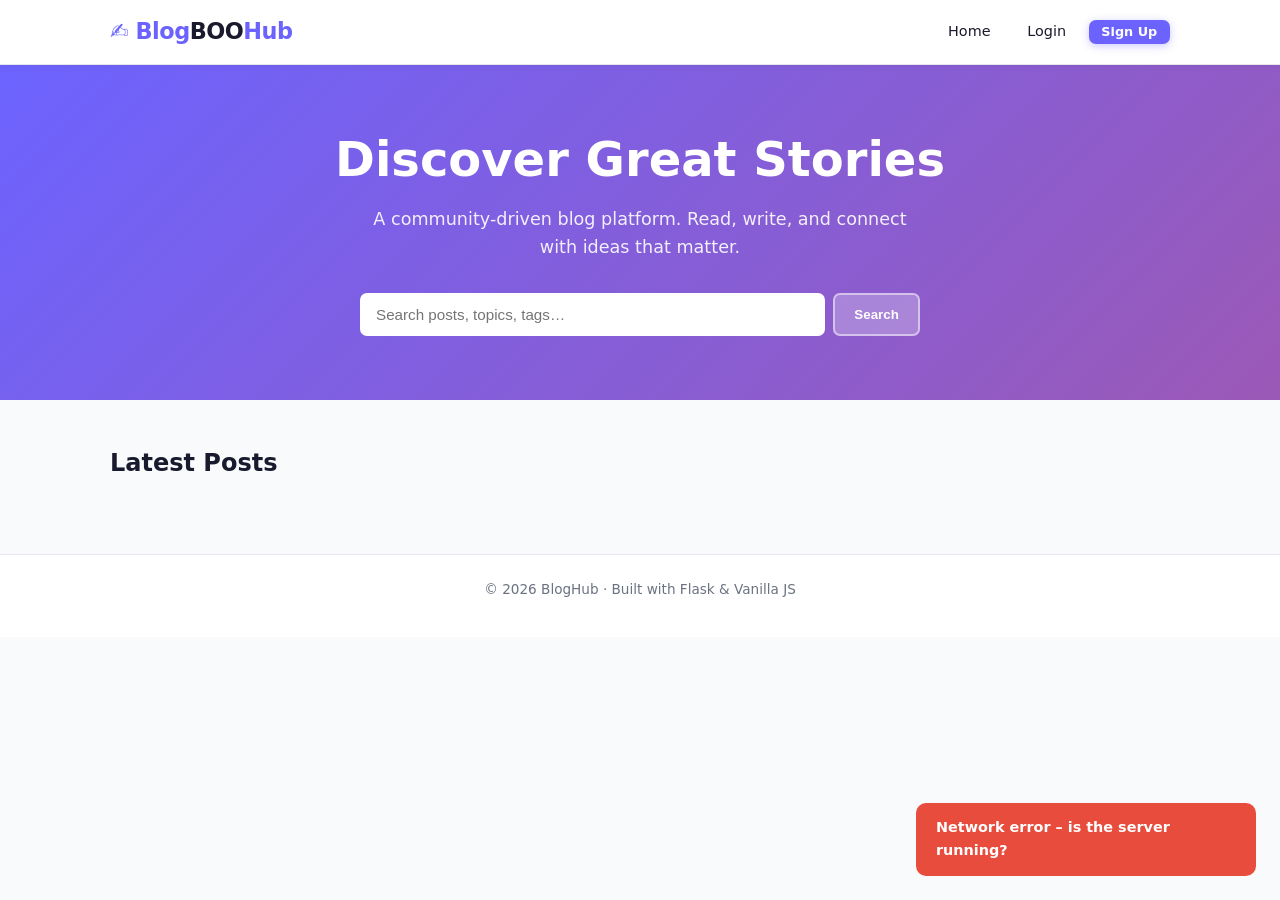
<file: frontend/index.html>
<!DOCTYPE html>
<html lang="en">
<head>
  <meta charset="UTF-8"/>
  <meta name="viewport" content="width=device-width, initial-scale=1"/>
  <title>BlogHub – Read &amp; Write</title>
  <link rel="stylesheet" href="css/style.css"/>
</head>
<body>

<div id="navbar"></div>

<!-- Hero -->
<section class="hero">
  <div class="container">
    <h1>Discover Great Stories</h1>
    <p>A community-driven blog platform. Read, write, and connect with ideas that matter.</p>
    <div class="search-bar">
      <input type="text" id="searchInput" placeholder="Search posts, topics, tags…" autocomplete="off"/>
      <button onclick="handleSearch()">Search</button>
    </div>
  </div>
</section>

<main>
  <div class="container">
    <section class="section">

      <div class="section-header">
        <h2 class="section-title" id="sectionTitle">Latest Posts</h2>
        <div id="resultMeta" class="text-muted"></div>
      </div>

      <div id="loading" class="loading-wrap">
        <div class="spinner"></div>
        <p>Loading posts…</p>
      </div>

      <div id="postGrid" class="post-grid hidden"></div>

      <div id="emptyState" class="empty-state hidden">
        <h3>No posts found</h3>
        <p>Try a different search term or be the first to write!</p>
        <a href="create-post.html" class="btn btn-primary mt-2">Write a Post</a>
      </div>

      <div id="pagination" class="pagination hidden"></div>

    </section>
  </div>
</main>

<footer><p>&copy; 2026 BlogHub · Built with Flask &amp; Vanilla JS</p></footer>
<div id="toast"></div>

<script src="js/api.js"></script>
<script>
  let currentPage = 1;
  let currentSearch = "";
  let currentTag = "";

  document.addEventListener("DOMContentLoaded", () => {
    renderNavbar();
    const params = new URLSearchParams(window.location.search);
    currentTag    = params.get("tag")    || "";
    currentSearch = params.get("search") || "";
    if (currentSearch) document.getElementById("searchInput").value = currentSearch;
    loadPosts();
    document.getElementById("searchInput").addEventListener("keydown", e => { if (e.key === "Enter") handleSearch(); });
  });

  async function loadPosts(page = 1) {
    currentPage = page;
    showLoading(true);

    const params = new URLSearchParams({ page, per_page: 6 });
    if (currentSearch) params.append("search", currentSearch);
    if (currentTag)    params.append("tag",    currentTag);

    const { ok, data } = await apiRequest(`/posts?${params}`);
    showLoading(false);

    if (!ok) { showToast(data.error || "Failed to load posts", "error"); return; }
    renderPosts(data);
    renderPagination(data);
    updateHeader(data);
  }
  
  function renderPosts({ posts }) {
    const grid  = document.getElementById("postGrid");
    const empty = document.getElementById("emptyState");

    if (!posts.length) {
      grid.classList.add("hidden");
      empty.classList.remove("hidden");
      return;
    }
    empty.classList.add("hidden");
    grid.classList.remove("hidden");

    grid.innerHTML = posts.map(post => `
      <article class="card">

        <div class="card-body">
          <div class="card-meta">
            <span>✍️ ${escapeHtml(post.author)}</span>
            <span>📅 ${formatRelative(post.created_at)}</span>
          </div>
          <h2 class="card-title">
            <a href="post.html?id=${post.id}">${escapeHtml(post.title)}</a>
          </h2>
          <p class="card-summary">${escapeHtml(post.summary)}</p>
          <div class="mb-2">
            ${(post.tags || []).map(t => `<span class="tag" onclick="filterByTag('${escapeHtml(t)}')">${escapeHtml(t)}</span>`).join("")}
          </div>
        </div>

        <div class="card-footer">
          <div class="flex gap-2">
            <span class="stat-chip">
              <svg viewBox="0 0 24 24" fill="none" stroke="currentColor" stroke-width="2"><path d="M20.84 4.61a5.5 5.5 0 0 0-7.78 0L12 5.67l-1.06-1.06a5.5 5.5 0 0 0-7.78 7.78l1.06 1.06L12 21.23l7.78-7.78 1.06-1.06a5.5 5.5 0 0 0 0-7.78z"/></svg>
              ${post.like_count}
            </span>
            <span class="stat-chip">
              <svg viewBox="0 0 24 24" fill="none" stroke="currentColor" stroke-width="2"><path d="M21 15a2 2 0 0 1-2 2H7l-4 4V5a2 2 0 0 1 2-2h14a2 2 0 0 1 2 2z"/></svg>
              ${post.comment_count}
            </span>
          </div>
          <a href="post.html?id=${post.id}" class="btn btn-outline btn-sm">Read →</a>
        </div>
      </article>
    `).join("");
  }

  function renderPagination({ pages, current_page, has_prev, has_next }) {
    const el = document.getElementById("pagination");
    if (pages <= 1) { el.classList.add("hidden"); return; }
    el.classList.remove("hidden");
    let html = `<button class="page-btn" onclick="loadPosts(${current_page - 1})" ${!has_prev ? "disabled" : ""}>‹ Prev</button>`;
    for (let i = 1; i <= pages; i++) html += `<button class="page-btn ${i === current_page ? "active" : ""}" onclick="loadPosts(${i})">${i}</button>`;
    html += `<button class="page-btn" onclick="loadPosts(${current_page + 1})" ${!has_next ? "disabled" : ""}>Next ›</button>`;
    el.innerHTML = html;
  }

  function updateHeader({ total }) {
    const title = document.getElementById("sectionTitle");
    const meta  = document.getElementById("resultMeta");
    if (currentSearch) { title.textContent = `Search: "${currentSearch}"`; meta.textContent = `${total} result${total !== 1 ? "s" : ""} found`; }
    else if (currentTag) { title.textContent = `Tag: #${currentTag}`; meta.textContent = `${total} post${total !== 1 ? "s" : ""}`; }
    else { title.textContent = "Latest Posts"; meta.textContent = `${total} post${total !== 1 ? "s" : ""}`; }
  }

  function handleSearch() {
    currentSearch = document.getElementById("searchInput").value.trim();
    currentTag = "";
    loadPosts(1);
  }

  function filterByTag(tag) {
    currentTag = tag; currentSearch = "";
    document.getElementById("searchInput").value = "";
    loadPosts(1);
  }

  function showLoading(show) {
    document.getElementById("loading").classList.toggle("hidden", !show);
    if (show) {
      document.getElementById("postGrid").classList.add("hidden");
      document.getElementById("emptyState").classList.add("hidden");
      document.getElementById("pagination").classList.add("hidden");
    }
  }
</script>
</body>
</html>
</file>
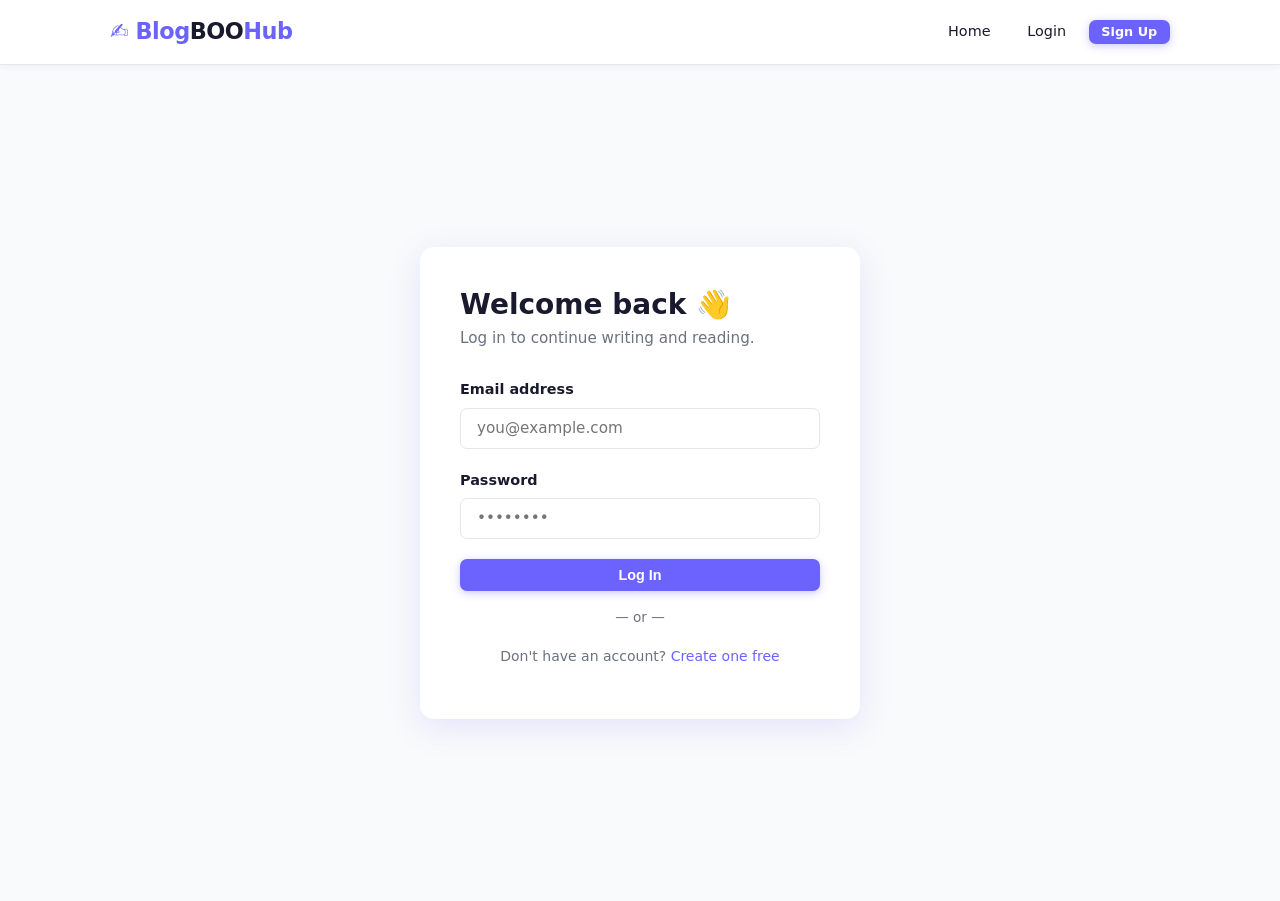
<file: frontend/create-post.html>
<!DOCTYPE html>
<html lang="en">
<head>
  <meta charset="UTF-8"/>
  <meta name="viewport" content="width=device-width, initial-scale=1"/>
  <title>Write – BlogHub</title>
  <link rel="stylesheet" href="css/style.css"/>
</head>
<body>
<div id="navbar"></div>

<div class="post-form-wrapper">
  <h1 class="post-form-title" id="pageTitle">✍️ Write a New Post</h1>
  <div id="alert" class="hidden"></div>

  <!-- Title -->
  <div class="form-group">
    <label class="form-label" for="title">Post Title *</label>
    <input class="form-control" id="title" type="text" placeholder="An interesting title draws readers in…" maxlength="200"/>
    <small class="text-muted"><span id="titleCount">0</span>/200 characters</small>
  </div>

  <!-- Summary -->
  <div class="form-group">
    <label class="form-label" for="summary">Short Summary <span class="text-muted">(optional)</span></label>
    <textarea class="form-control" id="summary" rows="2" placeholder="A brief description shown on the home page cards…" maxlength="500" style="min-height:70px"></textarea>
  </div>

  <!-- Content -->
  <div class="form-group">
    <label class="form-label" for="content">Content *</label>
    <textarea class="form-control" id="content" rows="16"
              placeholder="Write your post here… Use double line breaks to separate paragraphs."
              style="min-height:320px; font-family:'Georgia',serif; font-size:1rem; line-height:1.75"></textarea>
    <small class="text-muted"><span id="wordCount">0</span> words</small>
  </div>

  <!-- Tags -->
  <div class="form-group">
    <label class="form-label" for="tags">Tags <span class="text-muted">(comma-separated, e.g. python, web, tutorial)</span></label>
    <input class="form-control" id="tags" type="text" placeholder="python, flask, tutorial" maxlength="200"/>
  </div>

  <!-- Buttons -->
  <div style="display:flex; gap:.75rem; flex-wrap:wrap; margin-top:1rem">
    <button class="btn btn-primary btn-lg" id="submitBtn" onclick="handleSubmit()">🚀 Publish Post</button>
    <a href="index.html" class="btn btn-ghost btn-lg">Cancel</a>
  </div>
</div>

<footer><p>&copy; 2026 BlogHub</p></footer>
<div id="toast"></div>
<script src="js/api.js"></script>
<script>
  let editMode    = false;
  let editPostId  = null;
  let uploadedImageUrl = "";   // stores the URL after successful upload

  // ── Init ──────────────────────────────────────────────────────────────
  document.addEventListener("DOMContentLoaded", async () => {
    renderNavbar();
    if (!requireAuth()) return;

    const params = new URLSearchParams(window.location.search);
    editPostId = params.get("edit");

    if (editPostId) {
      editMode = true;
      document.getElementById("pageTitle").textContent    = "✏️ Edit Post";
      document.getElementById("submitBtn").textContent    = "💾 Save Changes";
      await loadPostForEdit(editPostId);
    }

    // Live counters
    document.getElementById("title").addEventListener("input", () => {
      document.getElementById("titleCount").textContent = document.getElementById("title").value.length;
    });
    document.getElementById("content").addEventListener("input", () => {
      const words = document.getElementById("content").value.trim().split(/\s+/).filter(Boolean).length;
      document.getElementById("wordCount").textContent = words;
    });
  });

  // ── Load post for editing ─────────────────────────────────────────────
  async function loadPostForEdit(id) {
    const { ok, data } = await apiRequest(`/posts/${id}`);
    if (!ok) { showAlert("Could not load post.", "error"); return; }
    const post = data.post;
    const currentUser = Auth.getUser();
    if (currentUser.id !== post.author_id) { showAlert("You are not authorized to edit this post.", "error"); document.getElementById("submitBtn").disabled = true; return; }

    document.getElementById("title").value   = post.title;
    document.getElementById("content").value = post.content;
    document.getElementById("summary").value = post.summary || "";
    document.getElementById("tags").value    = (post.tags || []).join(", ");
    document.getElementById("titleCount").textContent = post.title.length;
    document.getElementById("wordCount").textContent  = post.content.trim().split(/\s+/).filter(Boolean).length;

    // Pre-fill existing image
    if (post.image_url) {
      uploadedImageUrl = post.image_url;
      document.getElementById("imagePreview").src = post.image_url;
      document.getElementById("uploadArea").classList.add("hidden");
      document.getElementById("previewWrap").classList.remove("hidden");
    }
  }

  // ── Image select & upload ─────────────────────────────────────────────
  async function handleImageSelect(event) {
    const file = event.target.files[0];
    if (!file) return;

    // Show instant local preview
    const reader = new FileReader();
    reader.onload = (e) => {
      document.getElementById("imagePreview").src = e.target.result;
      document.getElementById("uploadArea").classList.add("hidden");
      document.getElementById("previewWrap").classList.remove("hidden");
    };
    reader.readAsDataURL(file);

    // Upload to server
    const status = document.getElementById("uploadStatus");
    status.innerHTML = '<span style="color:var(--primary)">⏳ Uploading image…</span>';

    const formData = new FormData();
    formData.append("image", file);

    try {
      const res  = await fetch(`${API_BASE}/upload`, {
        method: "POST",
        headers: { "Authorization": `Bearer ${Auth.getToken()}` },
        body: formData   // No Content-Type header — browser sets it automatically for FormData
      });
      const data = await res.json();

      if (res.ok) {
        uploadedImageUrl = data.image_url;
        status.innerHTML = '<span style="color:var(--success)">✅ Image uploaded successfully!</span>';
      } else {
        status.innerHTML = `<span style="color:var(--danger)">❌ ${data.error}</span>`;
        removeImage();
      }
    } catch (err) {
      status.innerHTML = '<span style="color:var(--danger)">❌ Upload failed — is the server running?</span>';
      removeImage();
    }
  }

  // ── Remove image ──────────────────────────────────────────────────────
  function removeImage() {
    uploadedImageUrl = "";
    document.getElementById("imageInput").value       = "";
    document.getElementById("imagePreview").src       = "";
    document.getElementById("uploadStatus").innerHTML = "";
    document.getElementById("previewWrap").classList.add("hidden");
    document.getElementById("uploadArea").classList.remove("hidden");
  }

  // ── Submit (create or update) ─────────────────────────────────────────
  async function handleSubmit() {
    const title   = document.getElementById("title").value.trim();
    const content = document.getElementById("content").value.trim();
    const summary = document.getElementById("summary").value.trim();
    const tags    = document.getElementById("tags").value.trim();
    const btn     = document.getElementById("submitBtn");

    if (!title)              { showAlert("Title is required.", "error"); document.getElementById("title").focus(); return; }
    if (content.length < 10) { showAlert("Content must be at least 10 characters.", "error"); document.getElementById("content").focus(); return; }

    btn.disabled    = true;
    btn.textContent = editMode ? "Saving…" : "Publishing…";
    clearAlert();

    const payload = { title, content, summary, tags, image_url: uploadedImageUrl };

    const response = editMode
      ? await apiRequest(`/posts/${editPostId}`, "PUT",  payload)
      : await apiRequest("/posts",               "POST", payload);

    btn.disabled    = false;
    btn.textContent = editMode ? "💾 Save Changes" : "🚀 Publish Post";

    const { ok, data } = response;
    if (ok) {
      showToast(editMode ? "Post updated!" : "Post published! 🎉", "success");
      setTimeout(() => { window.location.href = `post.html?id=${data.post.id}`; }, 900);
    } else {
      showAlert(data.error || "Something went wrong. Please try again.", "error");
    }
  }

  function showAlert(msg, type) {
    const el = document.getElementById("alert");
    el.className = `alert alert-${type}`; el.textContent = msg; el.classList.remove("hidden");
    el.scrollIntoView({ behavior: "smooth", block: "center" });
  }
  function clearAlert() { document.getElementById("alert").classList.add("hidden"); }
</script>
</body>
</html>
</file>
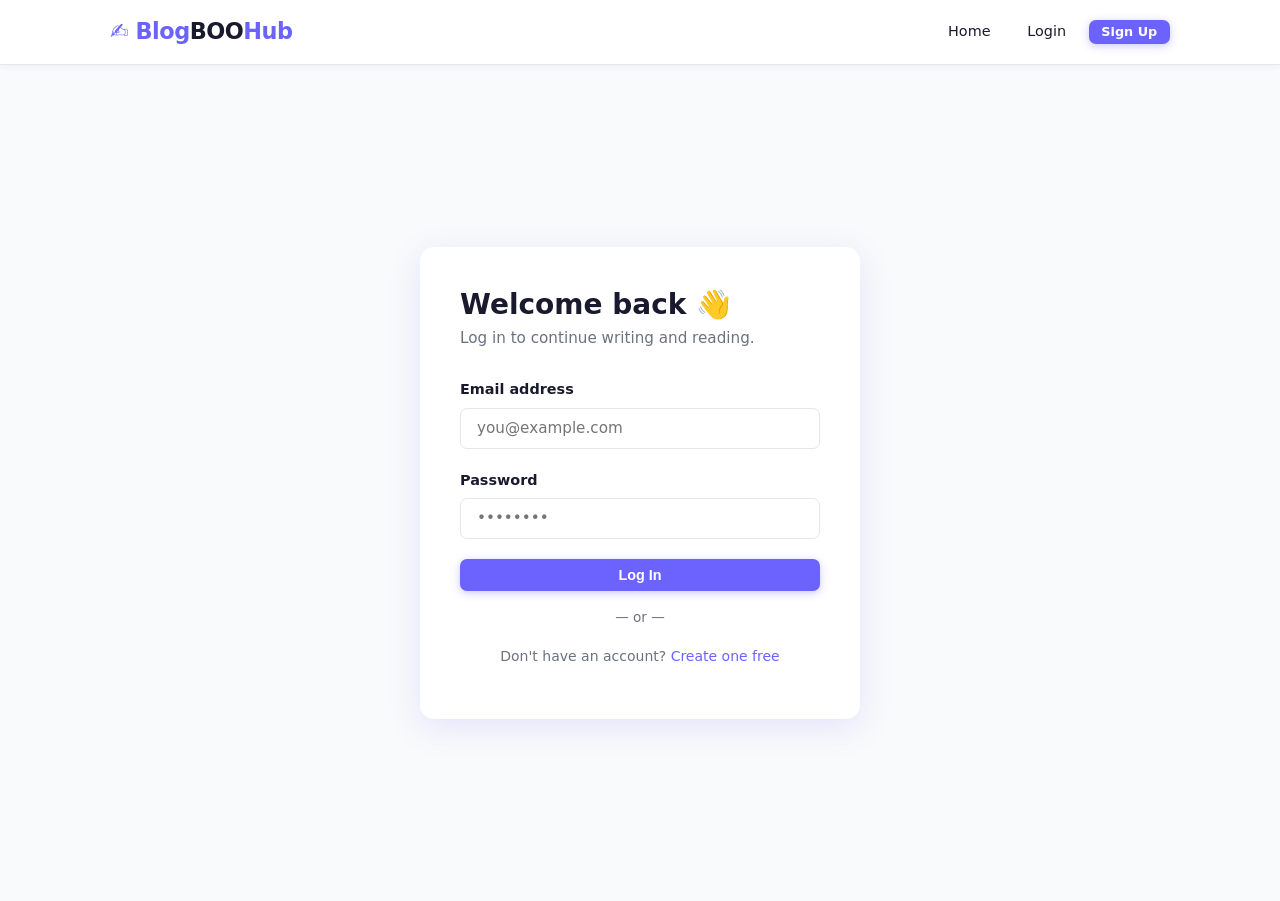
<file: frontend/login.html>
<!DOCTYPE html>
<html lang="en">
<head>
  <meta charset="UTF-8"/>
  <meta name="viewport" content="width=device-width, initial-scale=1"/>
  <title>Login – BlogBOOHub</title>
  <link rel="stylesheet" href="css/style.css"/>
</head>
<body>
<div id="navbar"></div>

<div class="auth-wrapper">
  <div class="auth-card">
    <h1 class="auth-title">Welcome back 👋</h1>
    <p class="auth-subtitle">Log in to continue writing and reading.</p>
    <div id="alert" class="hidden"></div>

    <div class="form-group">
      <label class="form-label" for="email">Email address</label>
      <input class="form-control" id="email" type="email" placeholder="you@example.com" autocomplete="email"/>
    </div>
    <div class="form-group">
      <label class="form-label" for="password">Password</label>
      <input class="form-control" id="password" type="password" placeholder="••••••••" autocomplete="current-password"/>
    </div>

    <button class="btn btn-primary" id="loginBtn" style="width:100%;justify-content:center" onclick="handleLogin()">Log In</button>

    <div class="auth-divider">— or —</div>
    <p class="text-center text-muted">Don't have an account? <a href="register.html">Create one free</a></p>
  </div>
</div>

<div id="toast"></div>
<script src="js/api.js"></script>
<script>
  document.addEventListener("DOMContentLoaded", () => {
    renderNavbar();
    if (Auth.isLoggedIn()) { window.location.href = "index.html"; return; }
    ["email","password"].forEach(id => {
      document.getElementById(id).addEventListener("keydown", e => { if (e.key === "Enter") handleLogin(); });
    });
  });

  async function handleLogin() {
    const email    = document.getElementById("email").value.trim();
    const password = document.getElementById("password").value.trim();
    const btn      = document.getElementById("loginBtn");
    if (!email || !password) { showAlert("Please fill in all fields.", "error"); return; }
    btn.disabled = true; btn.textContent = "Logging in…"; clearAlert();
    const { ok, data } = await apiRequest("/login", "POST", { email, password });
    btn.disabled = false; btn.textContent = "Log In";
    if (ok) { Auth.save(data.token, data.user); showToast(`Welcome back, ${data.user.username}! 🎉`, "success"); setTimeout(() => { window.location.href = "index.html"; }, 900); }
    else { showAlert(data.error || "Login failed.", "error"); }
  }

  function showAlert(msg, type) { const el = document.getElementById("alert"); el.className = `alert alert-${type}`; el.textContent = msg; el.classList.remove("hidden"); }
  function clearAlert() { document.getElementById("alert").classList.add("hidden"); }
</script>
</body>
</html>
</file>
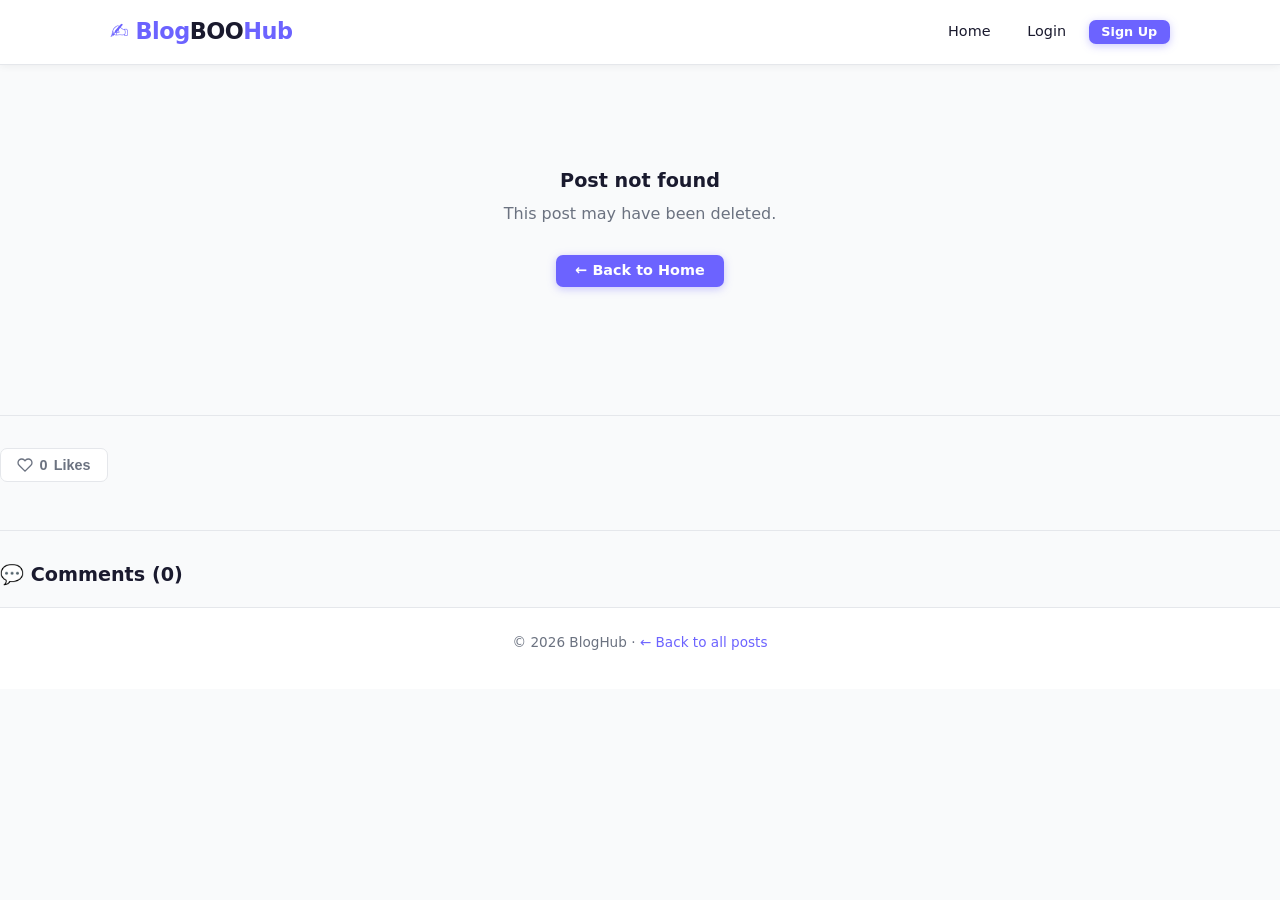
<file: frontend/post.html>
<!DOCTYPE html>
<html lang="en">
<head>
  <meta charset="UTF-8"/>
  <meta name="viewport" content="width=device-width, initial-scale=1"/>
  <title>Post – BlogHub</title>
  <link rel="stylesheet" href="css/style.css"/>
</head>
<body>
<div id="navbar"></div>

<div class="post-wrapper">

  <div id="loading" class="loading-wrap">
    <div class="spinner"></div>
    <p>Loading post…</p>
  </div>

  <div id="errorState" class="empty-state hidden">
    <h3>Post not found</h3>
    <p>This post may have been deleted.</p>
    <a href="index.html" class="btn btn-primary mt-2">← Back to Home</a>
  </div>

  <article id="postContent" class="hidden">

      <!-- Edit / Delete — only shown to the author -->
      <div class="post-actions" id="authorActions" style="display:none">
        <a id="editBtn" href="#" class="btn btn-outline btn-sm">✏️ Edit</a>
        <button class="btn btn-danger btn-sm" onclick="deletePost()">🗑️ Delete</button>
      </div>
    </div>

    <hr style="border:none;border-top:1px solid var(--border);margin:1.5rem 0"/>

    <div class="post-content" id="postBody"></div>

    <!-- Like button -->
    <div style="margin-top:2rem">
      <button class="like-btn" id="likeBtn" onclick="toggleLike()">
        <svg viewBox="0 0 24 24" fill="none" stroke="currentColor" stroke-width="2">
          <path d="M20.84 4.61a5.5 5.5 0 0 0-7.78 0L12 5.67l-1.06-1.06a5.5 5.5 0 0 0-7.78 7.78l1.06 1.06L12 21.23l7.78-7.78 1.06-1.06a5.5 5.5 0 0 0 0-7.78z"/>
        </svg>
        <span id="likeCount">0</span> Likes
      </button>
    </div>

    <!-- Comments -->
    <section class="comments-section">
      <h2 class="comments-title">💬 Comments (<span id="commentCount">0</span>)</h2>

      <div id="commentForm" class="comment-form hidden">
        <div class="form-group">
          <label class="form-label" for="commentBody">Leave a comment</label>
          <textarea class="form-control" id="commentBody" rows="3" placeholder="Share your thoughts…" maxlength="1000"></textarea>
        </div>
        <button class="btn btn-primary btn-sm" onclick="submitComment()">Post Comment</button>
      </div>

      <p id="commentLoginPrompt" class="text-muted hidden">
        <a href="login.html">Log in</a> to leave a comment.
      </p>

      <div id="commentList" class="comment-list"></div>
      <p id="noComments" class="text-muted hidden" style="margin-top:1rem">No comments yet. Be the first!</p>
    </section>

  </article>
</div>

<footer><p>&copy; 2026 BlogHub · <a href="index.html">← Back to all posts</a></p></footer>
<div id="toast"></div>
<script src="js/api.js"></script>
<script>
  let postId   = null;
  let postData = null;

  document.addEventListener("DOMContentLoaded", () => {
    renderNavbar();
    const params = new URLSearchParams(window.location.search);
    postId = params.get("id");
    if (!postId) { showError(); return; }
    loadPost();
  });

  async function loadPost() {
    const { ok, data } = await apiRequest(`/posts/${postId}`);
    document.getElementById("loading").classList.add("hidden");
    if (!ok) { showError(); return; }
    postData = data.post;
    renderPost(data.post);
    renderComments(data.post.comments || []);
  }

  function renderPost(post) {
    document.title = `${post.title} – BlogHub`;

    // ── Cover image ───────────────────────────────────────────────────
    if (post.image_url) {
      const coverImg = document.getElementById("postCoverImage");
      coverImg.src = post.image_url;
      coverImg.alt = post.title;
      coverImg.classList.remove("hidden");
    }

    // Tags
    const tagsRow = document.getElementById("tagsRow");
    if (post.tags && post.tags.length) {
      tagsRow.innerHTML = post.tags
        .map(t => `<a class="tag" href="index.html?tag=${encodeURIComponent(t)}">${escapeHtml(t)}</a>`)
        .join(" ");
    }

    document.getElementById("postTitle").textContent  = post.title;
    document.getElementById("postAuthor").textContent = `✍️ ${post.author}`;
    document.getElementById("postDate").textContent   = `📅 ${formatDate(post.created_at)}`;

    const diff = new Date(post.updated_at) - new Date(post.created_at);
    if (diff > 60000) {
      const updEl = document.getElementById("postUpdated");
      updEl.textContent = `✏️ Updated ${formatRelative(post.updated_at)}`;
      updEl.classList.remove("hidden");
    }

    // Content
    const bodyEl = document.getElementById("postBody");
    bodyEl.innerHTML = post.content
      .split(/\n\n+/)
      .map(para => `<p>${escapeHtml(para.trim()).replace(/\n/g, "<br/>")}</p>`)
      .join("");

    document.getElementById("likeCount").textContent = post.like_count;

    // Author actions
    const currentUser = Auth.getUser();
    if (currentUser && currentUser.id === post.author_id) {
      document.getElementById("authorActions").style.display = "flex";
      document.getElementById("editBtn").href = `create-post.html?edit=${post.id}`;
    }

    // Comments
    if (Auth.isLoggedIn()) { document.getElementById("commentForm").classList.remove("hidden"); }
    else { document.getElementById("commentLoginPrompt").classList.remove("hidden"); }

    document.getElementById("postContent").classList.remove("hidden");
  }

  function renderComments(comments) {
    document.getElementById("commentCount").textContent = comments.length;
    const list        = document.getElementById("commentList");
    const noComm      = document.getElementById("noComments");
    const currentUser = Auth.getUser();

    if (!comments.length) { noComm.classList.remove("hidden"); list.innerHTML = ""; return; }
    noComm.classList.add("hidden");

    list.innerHTML = comments.map(c => `
      <div class="comment-item" id="comment-${c.id}">
        <div><span class="comment-author">${escapeHtml(c.author)}</span><span class="comment-date">${formatRelative(c.created_at)}</span></div>
        <div class="comment-body">${escapeHtml(c.body)}</div>
        ${currentUser && currentUser.id === c.author_id
          ? `<div style="margin-top:.5rem"><button class="btn btn-ghost btn-sm" onclick="deleteComment(${c.id})">🗑️ Delete</button></div>`
          : ""}
      </div>
    `).join("");
  }

  async function toggleLike() {
    if (!Auth.isLoggedIn()) { showToast("Please log in to like posts", "error"); return; }
    const btn = document.getElementById("likeBtn"); btn.disabled = true;
    const { ok, data } = await apiRequest(`/posts/${postId}/like`, "POST");
    btn.disabled = false;
    if (ok) { document.getElementById("likeCount").textContent = data.like_count; btn.classList.toggle("liked", data.liked); }
    else { showToast(data.error || "Could not like post", "error"); }
  }

  async function submitComment() {
    const body = document.getElementById("commentBody").value.trim();
    if (!body) { showToast("Comment cannot be empty", "error"); return; }
    const { ok, data } = await apiRequest(`/posts/${postId}/comments`, "POST", { body });
    if (ok) { document.getElementById("commentBody").value = ""; showToast("Comment posted!", "success"); loadPost(); }
    else { showToast(data.error || "Failed to post comment", "error"); }
  }

  async function deleteComment(commentId) {
    if (!confirm("Delete this comment?")) return;
    const { ok, data } = await apiRequest(`/posts/${postId}/comments/${commentId}`, "DELETE");
    if (ok) { document.getElementById(`comment-${commentId}`)?.remove(); const c = document.getElementById("commentCount"); c.textContent = parseInt(c.textContent) - 1; showToast("Comment deleted", "success"); }
    else { showToast(data.error || "Could not delete comment", "error"); }
  }

  async function deletePost() {
    if (!confirm("Are you sure you want to delete this post? This cannot be undone.")) return;
    const { ok, data } = await apiRequest(`/posts/${postId}`, "DELETE");
    if (ok) { showToast("Post deleted", "success"); setTimeout(() => { window.location.href = "index.html"; }, 900); }
    else { showToast(data.error || "Could not delete post", "error"); }
  }

  function showError() {
    document.getElementById("loading").classList.add("hidden");
    document.getElementById("errorState").classList.remove("hidden");
  }
</script>
</body>
</html>
</file>
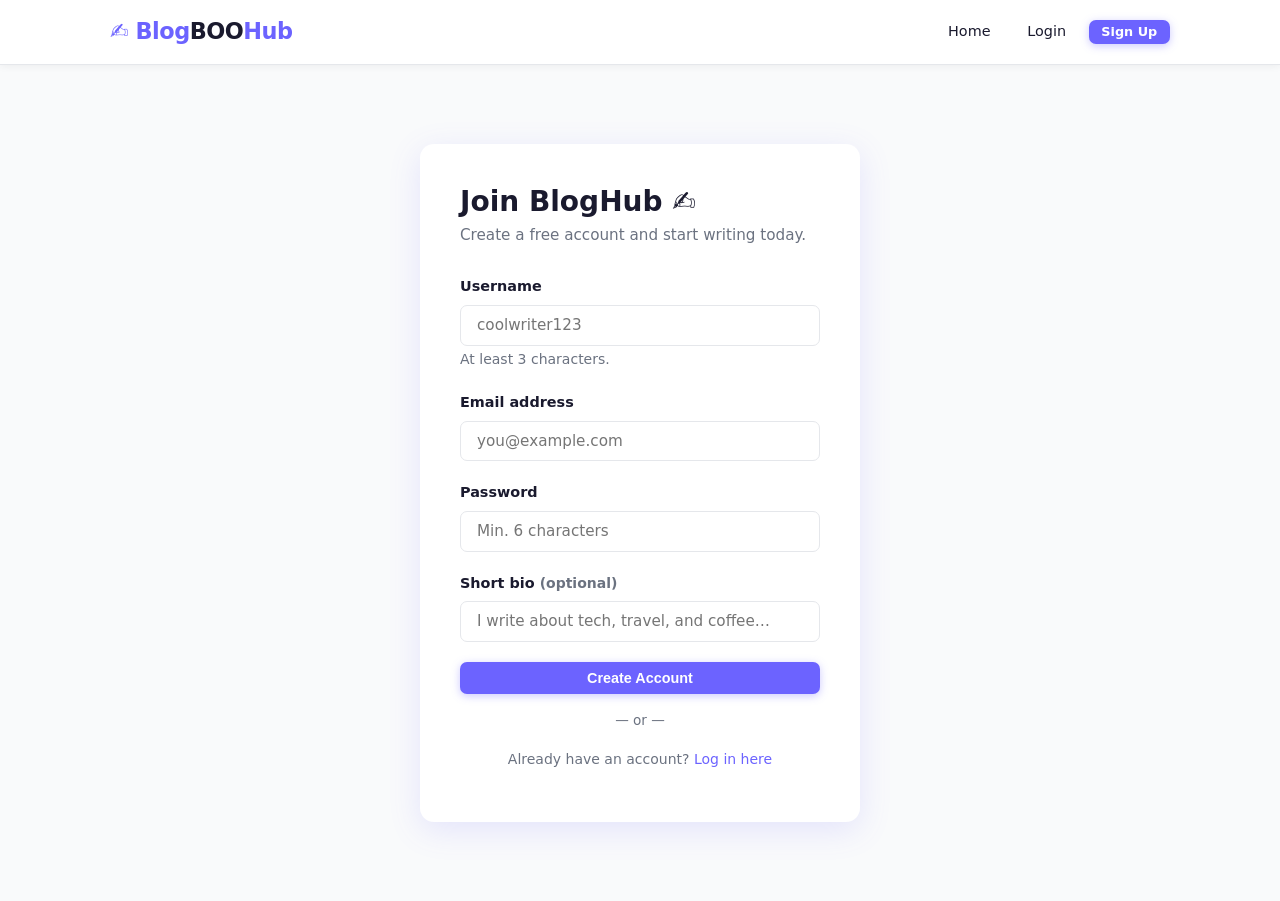
<file: frontend/register.html>
<!DOCTYPE html>
<html lang="en">
<head>
  <meta charset="UTF-8"/>
  <meta name="viewport" content="width=device-width, initial-scale=1"/>
  <title>Sign Up – BlogBOOHub</title>
  <link rel="stylesheet" href="css/style.css"/>
</head>
<body>
<div id="navbar"></div>

<div class="auth-wrapper">
  <div class="auth-card">
    <h1 class="auth-title">Join BlogHub ✍️</h1>
    <p class="auth-subtitle">Create a free account and start writing today.</p>
    <div id="alert" class="hidden"></div>

    <div class="form-group">
      <label class="form-label" for="username">Username</label>
      <input class="form-control" id="username" type="text" placeholder="coolwriter123" autocomplete="username" maxlength="80"/>
      <small class="text-muted">At least 3 characters.</small>
    </div>
    <div class="form-group">
      <label class="form-label" for="email">Email address</label>
      <input class="form-control" id="email" type="email" placeholder="you@example.com" autocomplete="email"/>
    </div>
    <div class="form-group">
      <label class="form-label" for="password">Password</label>
      <input class="form-control" id="password" type="password" placeholder="Min. 6 characters" autocomplete="new-password"/>
    </div>
    <div class="form-group">
      <label class="form-label" for="bio">Short bio <span class="text-muted">(optional)</span></label>
      <input class="form-control" id="bio" type="text" placeholder="I write about tech, travel, and coffee…" maxlength="300"/>
    </div>

    <button class="btn btn-primary" id="registerBtn" style="width:100%;justify-content:center" onclick="handleRegister()">Create Account</button>

    <div class="auth-divider">— or —</div>
    <p class="text-center text-muted">Already have an account? <a href="login.html">Log in here</a></p>
  </div>
</div>

<div id="toast"></div>
<script src="js/api.js"></script>
<script>
  document.addEventListener("DOMContentLoaded", () => {
    renderNavbar();
    if (Auth.isLoggedIn()) { window.location.href = "index.html"; return; }
    document.getElementById("password").addEventListener("keydown", e => { if (e.key === "Enter") handleRegister(); });
  });

  async function handleRegister() {
    const username = document.getElementById("username").value.trim();
    const email    = document.getElementById("email").value.trim();
    const password = document.getElementById("password").value.trim();
    const bio      = document.getElementById("bio").value.trim();
    const btn      = document.getElementById("registerBtn");

    if (!username || !email || !password) { showAlert("Username, email, and password are required.", "error"); return; }
    if (username.length < 3) { showAlert("Username must be at least 3 characters.", "error"); return; }
    if (password.length < 6) { showAlert("Password must be at least 6 characters.", "error"); return; }
    if (!email.includes("@")) { showAlert("Please enter a valid email address.", "error"); return; }

    btn.disabled = true; btn.textContent = "Creating account…"; clearAlert();
    const { ok, data } = await apiRequest("/register", "POST", { username, email, password, bio });
    btn.disabled = false; btn.textContent = "Create Account";

    if (ok) { Auth.save(data.token, data.user); showToast(`Welcome, ${data.user.username} 🎉`, "success"); setTimeout(() => { window.location.href = "index.html"; }, 900); }
    else { showAlert(data.error || "Registration failed.", "error"); }
  }

  function showAlert(msg, type) { const el = document.getElementById("alert"); el.className = `alert alert-${type}`; el.textContent = msg; el.classList.remove("hidden"); }
  function clearAlert() { document.getElementById("alert").classList.add("hidden"); }
</script>
</body>
</html>
</file>
<file: frontend/css/style.css>
/* =====================================================================
   style.css  –  BlogBOOHub Stylesheet (with image support)
   ===================================================================== */

*, *::before, *::after { box-sizing: border-box; margin: 0; padding: 0; }

:root {
  --primary:      #6c63ff;
  --primary-dark: #5a52d5;
  --primary-light:#ede9ff;
  --danger:       #e74c3c;
  --danger-dark:  #c0392b;
  --success:      #27ae60;
  --text:         #1a1a2e;
  --text-muted:   #6b7280;
  --border:       #e5e7eb;
  --bg:           #f9fafb;
  --card-bg:      #ffffff;
  --radius:       10px;
  --shadow:       0 1px 3px rgba(0,0,0,.08), 0 4px 16px rgba(0,0,0,.06);
  --shadow-lg:    0 8px 32px rgba(108,99,255,.15);
  --transition:   .2s ease;
  --font:         'Segoe UI', system-ui, -apple-system, sans-serif;
}

body { font-family: var(--font); background: var(--bg); color: var(--text); line-height: 1.6; min-height: 100vh; }

h1, h2, h3, h4 { line-height: 1.25; font-weight: 700; }
a { color: var(--primary); text-decoration: none; }
a:hover { text-decoration: underline; }
p { margin-bottom: .75rem; }

.container   { max-width: 1100px; margin: 0 auto; padding: 0 1.25rem; }
.flex        { display: flex; align-items: center; }
.flex-between{ display: flex; align-items: center; justify-content: space-between; }
.gap-1       { gap: .5rem; }
.gap-2       { gap: 1rem; }
.mt-1        { margin-top: .5rem; }
.mt-2        { margin-top: 1rem; }
.mt-3        { margin-top: 1.5rem; }
.mb-2        { margin-bottom: 1rem; }
.text-center { text-align: center; }
.text-muted  { color: var(--text-muted); font-size: .875rem; }
.hidden      { display: none !important; }

/* ── Navbar ──────────────────────────────────────────── */
.navbar { background: #fff; border-bottom: 1px solid var(--border); position: sticky; top: 0; z-index: 100; box-shadow: 0 1px 8px rgba(0,0,0,.06); }
.navbar .container { display: flex; align-items: center; justify-content: space-between; height: 64px; }
.navbar-brand { font-size: 1.4rem; font-weight: 800; color: var(--primary); letter-spacing: -0.5px; text-decoration: none; }
.navbar-brand span { color: var(--text); }
.navbar-links { display: flex; align-items: center; gap: .5rem; }
.nav-link { padding: .45rem .9rem; border-radius: 6px; color: var(--text); font-weight: 500; font-size: .9rem; transition: background var(--transition), color var(--transition); }
.nav-link:hover { background: var(--primary-light); color: var(--primary); text-decoration: none; }
.nav-user { display: flex; align-items: center; gap: .75rem; font-size: .9rem; color: var(--text-muted); }
.nav-user strong { color: var(--primary); }

/* ── Buttons ─────────────────────────────────────────── */
.btn { display: inline-flex; align-items: center; gap: .4rem; padding: .55rem 1.2rem; border-radius: 7px; font-size: .9rem; font-weight: 600; cursor: pointer; border: none; transition: all var(--transition); text-decoration: none; line-height: 1; }
.btn:hover { text-decoration: none; transform: translateY(-1px); }
.btn:active { transform: translateY(0); }
.btn-primary { background: var(--primary); color: #fff; box-shadow: 0 2px 8px rgba(108,99,255,.35); }
.btn-primary:hover { background: var(--primary-dark); }
.btn-outline { background: transparent; border: 2px solid var(--primary); color: var(--primary); }
.btn-outline:hover { background: var(--primary); color: #fff; }
.btn-danger { background: var(--danger); color: #fff; }
.btn-danger:hover { background: var(--danger-dark); }
.btn-ghost { background: transparent; color: var(--text-muted); border: 1px solid var(--border); }
.btn-ghost:hover { background: var(--bg); color: var(--text); }
.btn-sm { padding: .35rem .8rem; font-size: .8rem; }
.btn-lg { padding: .75rem 1.75rem; font-size: 1rem; }
.btn[disabled] { opacity: .55; cursor: not-allowed; transform: none; }

/* ── Cards ───────────────────────────────────────────── */
.card { background: var(--card-bg); border-radius: var(--radius); box-shadow: var(--shadow); border: 1px solid var(--border); overflow: hidden; transition: box-shadow var(--transition), transform var(--transition); display: flex; flex-direction: column; }
.card:hover { box-shadow: var(--shadow-lg); transform: translateY(-3px); }

/* Cover image on card */
.card-cover { width: 100%; height: 200px; object-fit: cover; display: block; }
.card-cover-placeholder { width: 100%; height: 200px; background: linear-gradient(135deg, var(--primary-light) 0%, #c4b5fd 100%); display: flex; align-items: center; justify-content: center; font-size: 3rem; }

.card-body { padding: 1.25rem 1.5rem; flex: 1; }
.card-meta { font-size: .8rem; color: var(--text-muted); margin-bottom: .5rem; display: flex; gap: 1rem; flex-wrap: wrap; }
.card-title { font-size: 1.15rem; margin-bottom: .5rem; }
.card-title a { color: var(--text); }
.card-title a:hover { color: var(--primary); text-decoration: none; }
.card-summary { color: var(--text-muted); font-size: .875rem; line-height: 1.55; margin-bottom: .75rem; }
.card-footer { display: flex; align-items: center; justify-content: space-between; border-top: 1px solid var(--border); padding: .85rem 1.5rem; }

/* ── Forms ───────────────────────────────────────────── */
.form-group { margin-bottom: 1.25rem; }
.form-label { display: block; font-weight: 600; margin-bottom: .4rem; font-size: .9rem; }
.form-control { width: 100%; padding: .65rem 1rem; border: 1.5px solid var(--border); border-radius: 7px; font-size: .95rem; font-family: inherit; background: #fff; color: var(--text); transition: border var(--transition), box-shadow var(--transition); }
.form-control:focus { outline: none; border-color: var(--primary); box-shadow: 0 0 0 3px rgba(108,99,255,.12); }
textarea.form-control { resize: vertical; min-height: 160px; }

/* ── Image Upload Area ───────────────────────────────── */
.image-upload-area {
  border: 2px dashed var(--border);
  border-radius: var(--radius);
  padding: 2rem;
  text-align: center;
  cursor: pointer;
  transition: all var(--transition);
  background: #fafafa;
}
.image-upload-area:hover { border-color: var(--primary); background: var(--primary-light); }
.image-upload-area .upload-icon { font-size: 5rem; margin-bottom: .5rem; }
.image-upload-area p { color: var(--text-muted); margin: 0; font-size: .9rem; }
.image-upload-area small { color: var(--text-muted); font-size: .8rem; }
.image-preview-wrap { position: relative; }
.image-preview-wrap img { width: 100%; height: auto; max-height: 400px; object-fit: contain; border-radius: 8px; background: f0f0f0; }
.remove-image-btn { position: absolute; top: 8px; right: 8px; background: rgba(0,0,0,.6); color: #fff; border: none; border-radius: 50%; width: 30px; height: 30px; font-size: 1rem; cursor: pointer; display: flex; align-items: center; justify-content: center; }

/* ── Alerts / Toast ──────────────────────────────────── */
.alert { padding: .85rem 1rem; border-radius: var(--radius); margin-bottom: 1rem; font-size: .9rem; display: flex; align-items: center; gap: .5rem; }
.alert-error   { background: #fef2f2; border: 1px solid #fecaca; color: #b91c1c; }
.alert-success { background: #f0fdf4; border: 1px solid #bbf7d0; color: #166534; }
.alert-info    { background: #eff6ff; border: 1px solid #bfdbfe; color: #1d4ed8; }

#toast { position: fixed; bottom: 1.5rem; right: 1.5rem; padding: .85rem 1.25rem; border-radius: var(--radius); color: #fff; font-weight: 600; font-size: .9rem; z-index: 9999; opacity: 0; transform: translateY(8px); transition: opacity .3s, transform .3s; pointer-events: none; max-width: 340px; }
#toast.show { opacity: 1; transform: translateY(0); }
#toast.success { background: var(--success); }
#toast.error   { background: var(--danger); }
#toast.info    { background: var(--primary); }

/* ── Tags ────────────────────────────────────────────── */
.tag { display: inline-block; background: var(--primary-light); color: var(--primary); padding: .2rem .65rem; border-radius: 20px; font-size: .75rem; font-weight: 600; margin: .15rem; cursor: pointer; transition: background var(--transition), color var(--transition); }
.tag:hover { background: var(--primary); color: #fff; }

/* ── Stat chips ──────────────────────────────────────── */
.stat-chip { display: inline-flex; align-items: center; gap: .3rem; font-size: .8rem; color: var(--text-muted); }
.stat-chip svg { width: 14px; height: 14px; }

/* ── Hero ────────────────────────────────────────────── */
.hero { background: linear-gradient(135deg, var(--primary) 0%, #9b59b6 100%); color: #fff; padding: 4rem 1.25rem; text-align: center; }
.hero h1 { font-size: clamp(2rem, 5vw, 3rem); margin-bottom: 1rem; }
.hero p  { font-size: 1.1rem; opacity: .9; max-width: 560px; margin: 0 auto 2rem; }

.search-bar { display: flex; gap: .5rem; max-width: 560px; margin: 0 auto; }
.search-bar input { flex: 1; padding: .75rem 1rem; border-radius: 7px; border: none; font-size: .95rem; outline: none; }
.search-bar button { padding: .75rem 1.2rem; background: rgba(255,255,255,.25); color: #fff; border: 2px solid rgba(255,255,255,.5); border-radius: 7px; font-weight: 600; cursor: pointer; transition: background var(--transition); }
.search-bar button:hover { background: rgba(255,255,255,.35); }

/* ── Post grid ───────────────────────────────────────── */
.section { padding: 3rem 0; }
.section-header { display: flex; align-items: center; justify-content: space-between; margin-bottom: 1.75rem; flex-wrap: wrap; gap: .75rem; }
.section-title  { font-size: 1.5rem; }
.post-grid { display: grid; grid-template-columns: repeat(auto-fill, minmax(320px, 1fr)); gap: 1.5rem; }

/* ── Pagination ──────────────────────────────────────── */
.pagination { display: flex; align-items: center; justify-content: center; gap: .5rem; margin-top: 2.5rem; flex-wrap: wrap; }
.page-btn { min-width: 40px; height: 40px; display: inline-flex; align-items: center; justify-content: center; border-radius: 7px; border: 1.5px solid var(--border); background: #fff; color: var(--text); font-weight: 600; font-size: .875rem; cursor: pointer; transition: all var(--transition); }
.page-btn:hover  { border-color: var(--primary); color: var(--primary); }
.page-btn.active { background: var(--primary); color: #fff; border-color: var(--primary); }
.page-btn[disabled] { opacity: .4; cursor: not-allowed; }

/* ── Auth forms ──────────────────────────────────────── */
.auth-wrapper { min-height: calc(100vh - 64px); display: flex; align-items: center; justify-content: center; padding: 2rem 1rem; }
.auth-card { background: var(--card-bg); border-radius: 14px; box-shadow: var(--shadow-lg); padding: 2.5rem; width: 100%; max-width: 440px; }
.auth-title    { font-size: 1.75rem; margin-bottom: .25rem; }
.auth-subtitle { color: var(--text-muted); margin-bottom: 1.75rem; font-size: .95rem; }
.auth-divider  { text-align: center; color: var(--text-muted); font-size: .85rem; margin: 1rem 0; }

/* ── Single post ─────────────────────────────────────── */
.post-wrapper { max-width: 760px; margin: 0 auto; padding: 2.5rem 1.25rem; }
.post-cover { width: 100%; max-height: 420px; object-fit: cover; border-radius: var(--radius); margin-bottom: 2rem; display: block; }
.post-header  { margin-bottom: 2rem; }
.post-title   { font-size: clamp(1.6rem, 4vw, 2.2rem); margin-bottom: .75rem; }
.post-meta    { display: flex; gap: 1.25rem; flex-wrap: wrap; color: var(--text-muted); font-size: .875rem; margin-bottom: 1rem; }
.post-content { font-size: 1.05rem; line-height: 1.85; }
.post-content p { margin-bottom: 1.2rem; }
.post-actions { display: flex; gap: .75rem; flex-wrap: wrap; margin-top: 1.5rem; }

.like-btn { display: inline-flex; align-items: center; gap: .4rem; padding: .5rem 1rem; border-radius: 7px; border: 1.5px solid var(--border); background: #fff; cursor: pointer; font-size: .9rem; font-weight: 600; color: var(--text-muted); transition: all var(--transition); }
.like-btn:hover { border-color: #e74c3c; color: #e74c3c; }
.like-btn.liked { background: #fef2f2; border-color: #fca5a5; color: #e74c3c; }
.like-btn svg   { width: 16px; height: 16px; }

/* ── Comments ────────────────────────────────────────── */
.comments-section { margin-top: 3rem; padding-top: 2rem; border-top: 1px solid var(--border); }
.comments-title   { font-size: 1.2rem; margin-bottom: 1.25rem; }
.comment-form     { margin-bottom: 1.75rem; }
.comment-list     { display: flex; flex-direction: column; gap: 1rem; }
.comment-item     { background: var(--bg); border: 1px solid var(--border); border-radius: var(--radius); padding: 1rem; }
.comment-author   { font-weight: 600; font-size: .875rem; }
.comment-date     { color: var(--text-muted); font-size: .75rem; margin-left: .5rem; }
.comment-body     { margin-top: .4rem; font-size: .925rem; }

/* ── Create/Edit post ────────────────────────────────── */
.post-form-wrapper { max-width: 780px; margin: 0 auto; padding: 2.5rem 1.25rem; }
.post-form-title   { font-size: 1.75rem; margin-bottom: 1.75rem; }

/* ── Loading ─────────────────────────────────────────── */
.spinner { width: 40px; height: 40px; border: 4px solid var(--border); border-top-color: var(--primary); border-radius: 50%; animation: spin .7s linear infinite; margin: 2rem auto; }
@keyframes spin { to { transform: rotate(360deg); } }
.loading-wrap { text-align: center; padding: 3rem 0; color: var(--text-muted); }

/* ── Empty state ─────────────────────────────────────── */
.empty-state { text-align: center; padding: 4rem 1rem; color: var(--text-muted); }
.empty-state h3 { font-size: 1.2rem; margin-bottom: .5rem; color: var(--text); }

/* ── Footer ──────────────────────────────────────────── */
footer { background: #fff; border-top: 1px solid var(--border); padding: 1.5rem; text-align: center; color: var(--text-muted); font-size: .85rem; }

/* ── Responsive ──────────────────────────────────────── */
@media (max-width: 640px) {
  .post-grid { grid-template-columns: 1fr; }
  .auth-card { padding: 1.75rem 1.25rem; }
  .section-header { flex-direction: column; align-items: flex-start; }
}
</file>
